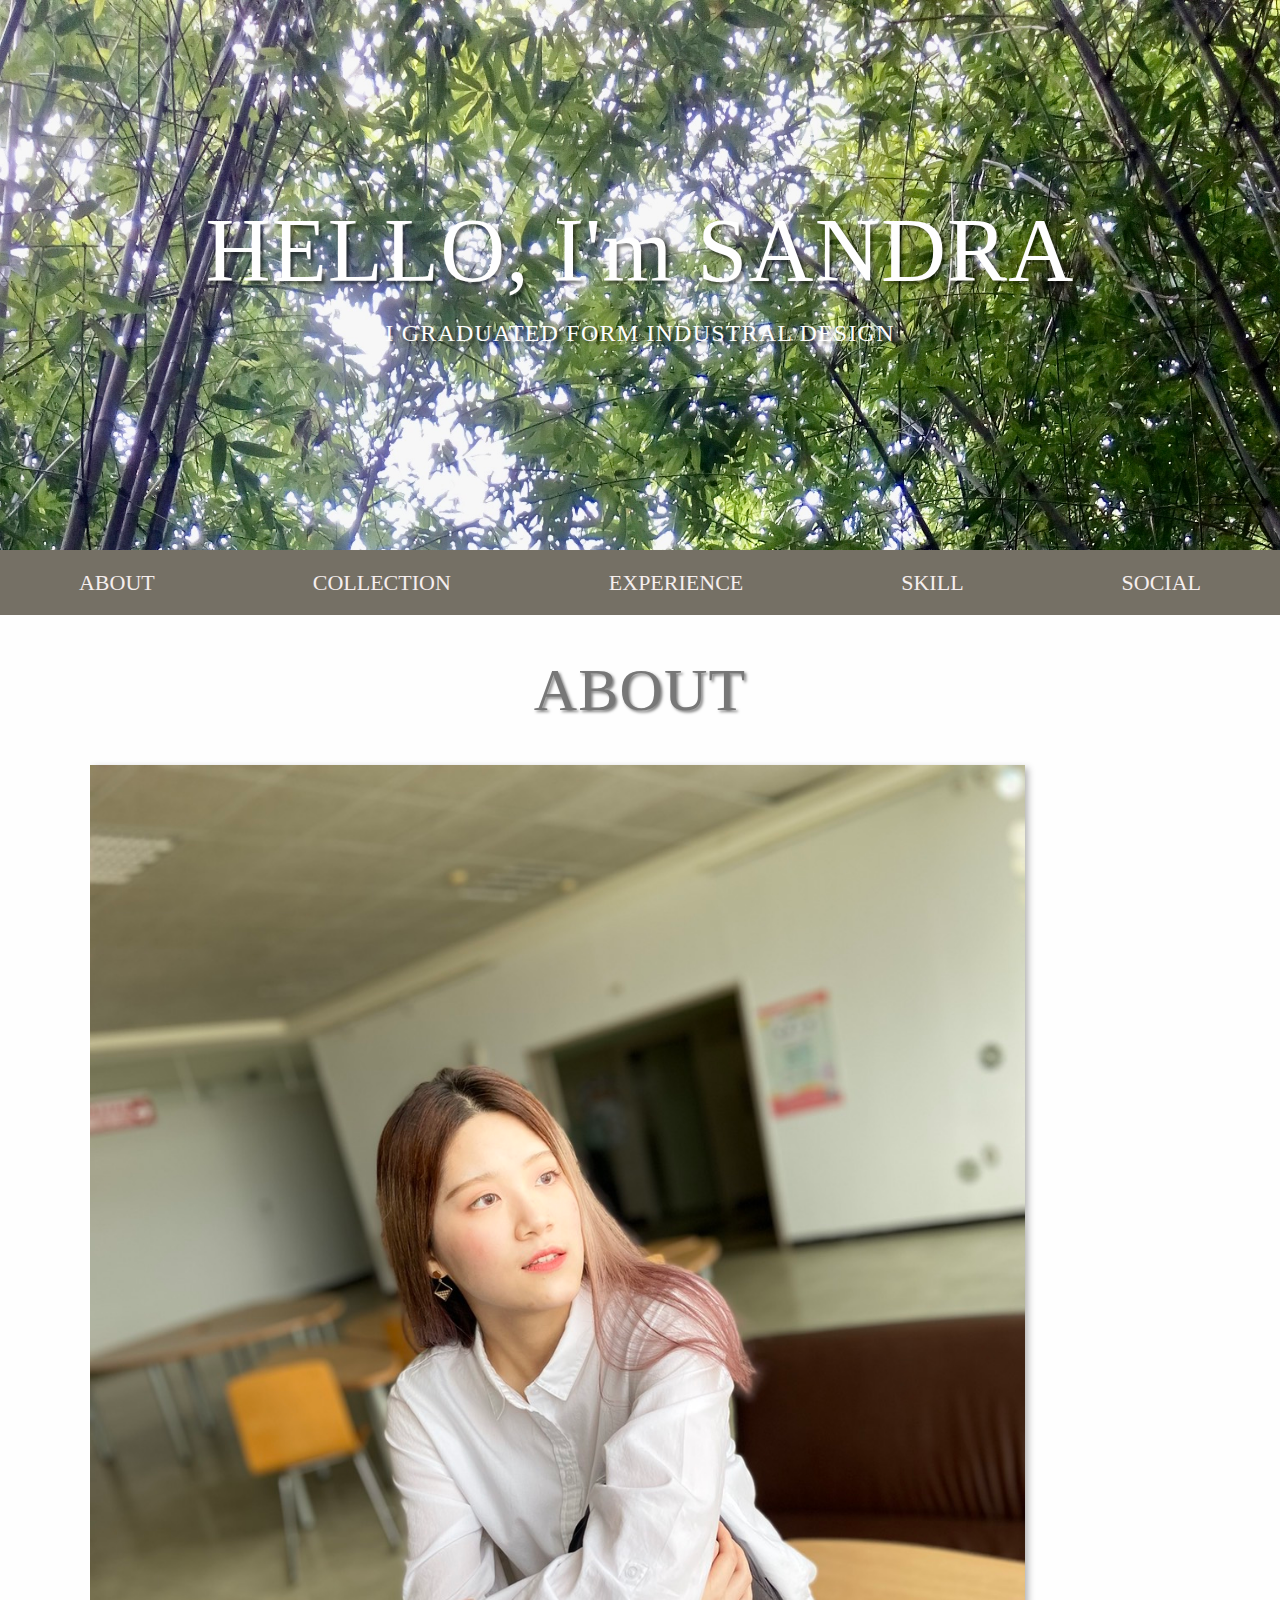
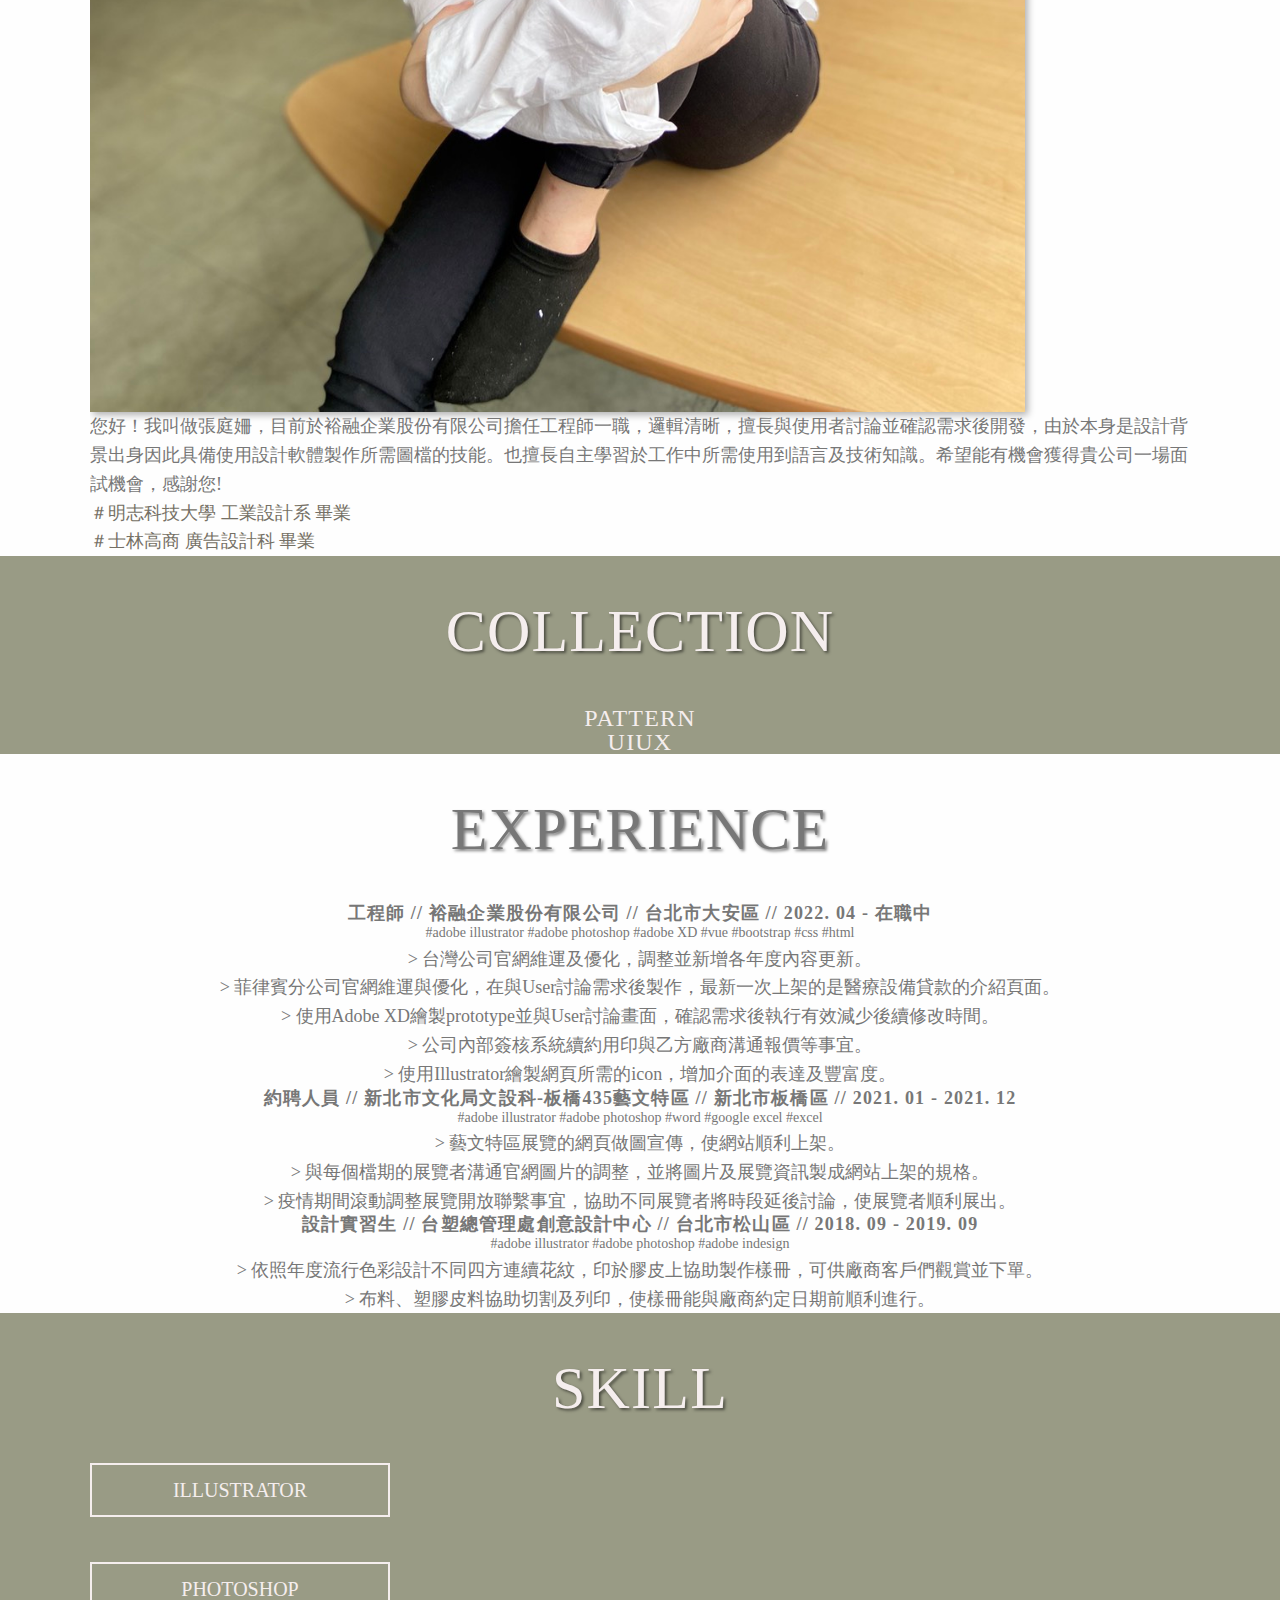
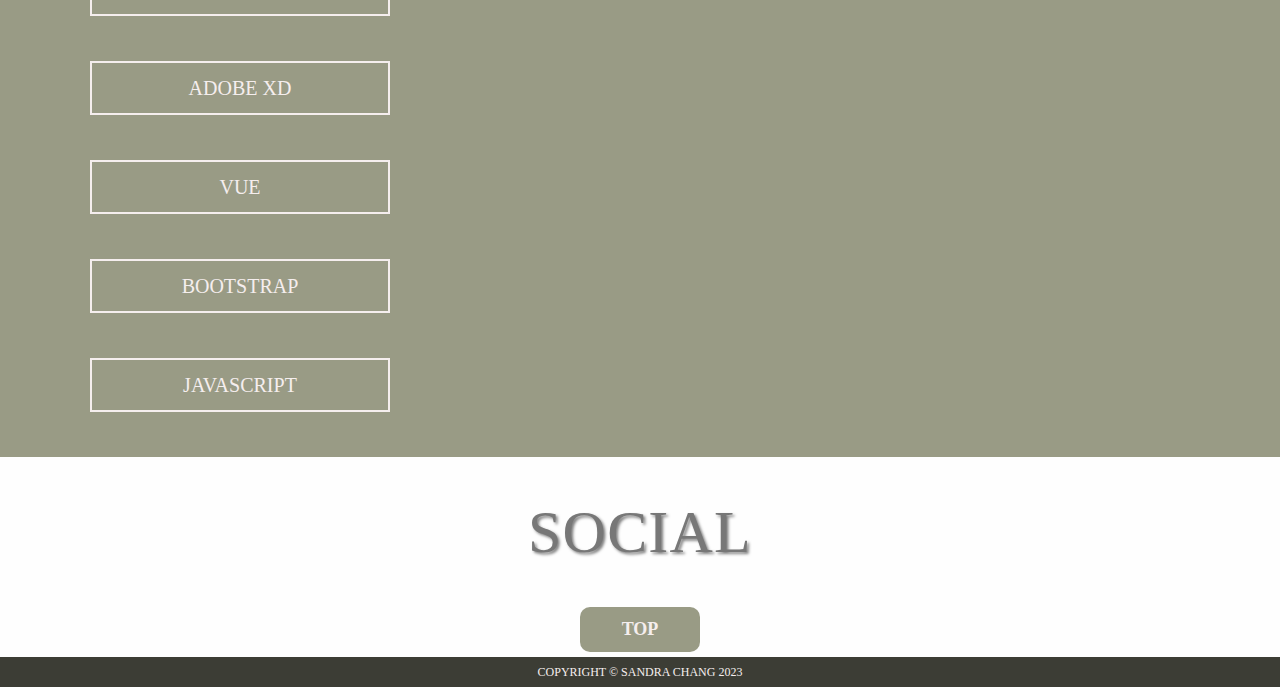
<file: index.html>
<!DOCTYPE html>
<html lang="en">

<head>
	<meta charset="UTF-8">
	<meta name="viewport" content="width=device-width, initial-scale=1.0, maximum-scale=1.0, user-scalable=0">
	<title>Sandra's Portfolio</title>
	<!-- BOOTSTRAP CDN CSS -->
	<link href="https://cdn.jsdelivr.net/npm/bootstrap@5.1.1/dist/css/bootstrap.min.css" rel="stylesheet"
		integrity="sha384-F3w7mX95PdgyTmZZMECAngseQB83DfGTowi0iMjiWaeVhAn4FJkqJByhZMI3AhiU" crossorigin="anonymous">
	<link rel="stylesheet" href="CSS/style1.css">
	<link rel="stylesheet" href="CSS/rwd.css">
	<!-- fontawesome cdn -->
	<link rel="stylesheet" href="https://cdnjs.cloudflare.com/ajax/libs/font-awesome/6.4.2/css/all.min.css" integrity="sha512-z3gLpd7yknf1YoNbCzqRKc4qyor8gaKU1qmn+CShxbuBusANI9QpRohGBreCFkKxLhei6S9CQXFEbbKuqLg0DA==" crossorigin="anonymous" referrerpolicy="no-referrer" />
	<link rel="shortcut icon" href="img/favicon.ico" />
	<link rel="bookmark" href="img/favicon.ico" />
</head>

<body>
	<div class="wrapper">

		<!----------- 主視覺 --------------------------------->

		<header id="top">
			<!-- <div class="main"> -->
			<!-- tododel -->
			<h1>HELLO, I'm SANDRA</h1>
			<h3 class="text-center">I GRADUATED FORM INDUSTRAL DESIGN</h3>
			<!-- </div>			 -->
			<!-- tododel -->
		</header>

		<!-----------主選單--------------------------------->

		<div class="sel">
			<div class="container">
				<!-- 移出class="main" -->
				<ul class="row g-2">
					<li class="btn1 col-12 col-md-4 col-lg-2" style="margin-top: 0;"><a href="#about">ABOUT</a></li>
					<li class="btn2 col-12 col-md-4 col-lg-2" style="margin-top: 0;"><a href="#collection">COLLECTION</a></li>
					<li class="btn3 col-12 col-md-4 col-lg-2" style="margin-top: 0;"><a href="#experience">EXPERIENCE</a></li>
					<li class="btn4 col-12 col-md-4 col-lg-2" style="margin-top: 0;"><a href="#skill">SKILL</a></li>
					<li class="btn5 col-12 col-md-4 col-lg-2" style="margin-top: 0;"><a href="#social">SOCIAL</a></li>
				</ul>
			</div>
		</div>
		<!-----------關於ABOUT------------------------------>

		<div class="about mb-5" id="about">
			<div class="main container">
				<!-- 移出class="main" -->
				<h2>ABOUT</h2>
				<div class="row g-5 mb-5">
					<!-- aboutbottom -->
					<img class="col-12 col-sm-4 mx-auto" src="img/S__2539626.jpg" alt="selfie photo">
					<p class="col-12 col-sm-8">
						您好！我叫做張庭姍，目前於裕融企業股份有限公司擔任工程師一職，邏輯清晰，擅長與使用者討論並確認需求後開發，由於本身是設計背景出身因此具備使用設計軟體製作所需圖檔的技能。也擅長自主學習於工作中所需使用到語言及技術知識。希望能有機會獲得貴公司一場面試機會，感謝您!
						</br>
						<a href="https://id.mcut.edu.tw/" target="_blank">
							＃明志科技大學 工業設計系 畢業
						</a>
						</br>
						<a href="http://home.slhs.tp.edu.tw/adv/index.html" target="_blank">
							＃士林高商 廣告設計科 畢業
						</a>
					</p>


				</div>

			</div>
		</div>

		<!-------------作品們COLLECTION---------------------->
		<div class="collection pb-5" id="collection">
			<div class="main container">
				<!-- 移出class="main" -->
				<h2>COLLECTION</h2>	

				<div class="row row-cols-1 row-cols-md-2 row-cols-lg-2 g-5 mb-5">
					<div class="col">
						<a class="card" href="./page/pattern.html" style="background-color:rgba(255, 255, 255, .2);border-radius:10px;height:180px;">
							<!-- <img class="m-3" src="img/pattern1.jpg" alt=""> -->
							<i class="fa-solid fa-chess-board text-center m-5 align-item-center" style="font-size:65px; color:#fff;"></i>
							<h3 class="mb-3">PATTERN</h3>
						</a>
					</div>
					<div class="col w-50">
						<a class="card" href="./page/uiux.html" style="background-color:rgba(255, 255, 255, .2);border-radius:10px;height:180px;">
							<!-- <img class="m-3" src="img/pattern1.jpg" alt=""> -->
							<i class="fa-solid fa-mobile-screen text-center m-5 align-item-center" style="font-size:65px; color:#fff;"></i>
							<h3 class="mb-3">UIUX</h3>
						</a>
					</div>
					<!-- <div class="col">
						<a class="card" style="background-color:rgba(255, 255, 255, .2);border-radius:10px;">
							<i class="fa-solid fa-pager text-center m-5 align-item-center" style="font-size:65px; color:#fff;"></i>
							<h3 class="mb-3">FRONT-END</h3>
						</a>
					</div>
					<div class="col">
						<a class="card" style="background-color:rgba(255, 255, 255, .2);border-radius:10px;">
							<i class="text-center m-5 align-item-center fa-regular fa-object-group" style="font-size:65px; color:#fff;"></i>
							<h3 class="mb-3">OTHER</h3>
						</a>
					</div> -->
				</div>

				<!-- <ul>
					<a href="javascript:;">
						<li>
							<img src="img/pattern1.jpg" alt="">
							<h3>PATTERN</h3>
						</li>
					</a>
					<a href="javascript:;">
						<li>
							<img src="img/P1030646.png" alt="">
							<h3>SKETCH</h3>
						</li>
					</a>
					<a href="javascript:;">
						<li>
							<img src="img/P1030665.png" alt="">
							<h3>COLOURED</h3>
						</li>
					</a>
					<a href="javascript:;">
						<li>
							<img src="img/新秀_1.png" alt="">
							<h3>PROJECT</h3>
						</li>
					</a>

				</ul> -->
			</div>
		</div>



		<!-----------經歷EXPERINCE------------------------->
		<div class="experience mb-5" id="experience">
			<div class="main container">
				<!-- 移出class="main" -->
				<h2>EXPERIENCE</h2>
				<div class="exbottom text-center">

					<div>

						<h4>
							工程師 // 裕融企業股份有限公司 // 台北市大安區 // 2022. 04 - 在職中
						</h4>
						<p class="remark">
							#adobe illustrator #adobe photoshop #adobe XD #vue #bootstrap #css #html
						</p>
						<p>
							> 台灣公司官網維運及優化，調整並新增各年度內容更新。</br>
							> 菲律賓分公司官網維運與優化，在與User討論需求後製作，最新一次上架的是醫療設備貸款的介紹頁面。</br>
							> 使用Adobe XD繪製prototype並與User討論畫面，確認需求後執行有效減少後續修改時間。</br>
							> 公司內部簽核系統續約用印與乙方廠商溝通報價等事宜。</br>
							> 使用Illustrator繪製網頁所需的icon，增加介面的表達及豐富度。
						</p>
					</div>

					<div class="mt-5">
						<h4>
							約聘人員 // 新北市文化局文設科-板橋435藝文特區 // 新北市板橋區 // 2021. 01 - 2021. 12
						</h4>
						<p class="remark">
							#adobe illustrator #adobe photoshop #word #google excel #excel
						</p>
						<p>
							> 藝文特區展覽的網頁做圖宣傳，使網站順利上架。</br>
							> 與每個檔期的展覽者溝通官網圖片的調整，並將圖片及展覽資訊製成網站上架的規格。</br>
							> 疫情期間滾動調整展覽開放聯繫事宜，協助不同展覽者將時段延後討論，使展覽者順利展出。
						</p>
					</div>


					<div class="my-5">
						<h4>
							設計實習生 // 台塑總管理處創意設計中心 // 台北市松山區 // 2018. 09 - 2019. 09
						</h4>
						<p class="remark">
							#adobe illustrator #adobe photoshop #adobe indesign
						</p>
						<p>
							> 依照年度流行色彩設計不同四方連續花紋，印於膠皮上協助製作樣冊，可供廠商客戶們觀賞並下單。</br>
							> 布料、塑膠皮料協助切割及列印，使樣冊能與廠商約定日期前順利進行。
						</p>
					</div>
				</div>
			</div>
		</div>

		<!------------我會的技能SKILL------------------------>
		<div class="skill pb-5" id="skill">
			<div class="main container">
				<!-- 移出class="main" -->
				<h2>SKILL</h2>
				<div class="sk-list">	
					<ul class="row g-3 justify-content-around">
						<li class="col-12 col-md-4">ILLUSTRATOR</li>
						<li class="col-12 col-md-4">PHOTOSHOP</li>
						<li class="col-12 col-md-4">ADOBE XD</li>
						<li class="col-12 col-md-4">VUE</li>
						<li class="col-12 col-md-4">BOOTSTRAP</li>
						<li class="col-12 col-md-4">JAVASCRIPT</li>
					</ul>
				</div>


			</div>
		</div>





		<!--------------社交軟體SOCIAL---------------------->

		<div class="social mb-5" id="social">
			<div class="main container">
				<!-- 移出class="main" -->
				<h2>SOCIAL</h2>
				<ul class="so-bottom g-5 mb-5 row justify-content-around">

					<li class="col-12 col-sm-3 text-center">
						<a href="https://www.facebook.com/sandra.purple.73/" target="_blank">
							<i class="fa-brands fa-square-facebook" style="color: #999b85;"></i>
						</a>
					</li>

					<li class="col-12 col-sm-3 text-center">
						<a href="https://www.instagram.com/sandra51333/" target="_blank">
							<i class="fa-brands fa-instagram" style="color: #999b85;"></i>
							<!-- <img src="img/social_2.png" alt=""> -->
						</a>
					</li>

					<li class="col-12 col-sm-3 text-center">
						<a href="mailto:sandra05213@gmail.com">
							<i class="fa-regular fa-envelope" style="color: #999b85;"></i>
							<!-- <img src="img/social_3.png" alt=""> -->
						</a>
					</li>

					<li class="col-12 col-sm-3 text-center">
						<a href="https://line.me/ti/p/nODVJt2U-u"
							target="_blank">
							<i class="fa-brands fa-line" style="color: #999b85;"></i>
							<!-- <img src="img/social_4.png" alt=""> -->
						</a>
					</li>

				</ul>


			</div>
		</div>

		<!--------------TOP------------------------------->

		<div class="top mb-5">
			<div class="container">
				<!-- 移出class="main" -->
				<a class="toTop" href="#top">TOP</a>
			</div>

		</div>


		<!--------------COPYRIGHT--------------------------->
		<footer>
			<p>COPYRIGHT © SANDRA CHANG 2023</p>
		</footer>






	</div>


	<!-------- javascript ------------------------------->
	<script src="JS/jquery-3.3.1.min.js"></script>
	<script src="JS/script.js"></script>
	<!-- BOOTSTRAP CDN JS -->
	<script src="https://cdn.jsdelivr.net/npm/bootstrap@5.1.1/dist/js/bootstrap.bundle.min.js"
		integrity="sha384-/bQdsTh/da6pkI1MST/rWKFNjaCP5gBSY4sEBT38Q/9RBh9AH40zEOg7Hlq2THRZ"
		crossorigin="anonymous"></script>






</body>

</html>
</file>
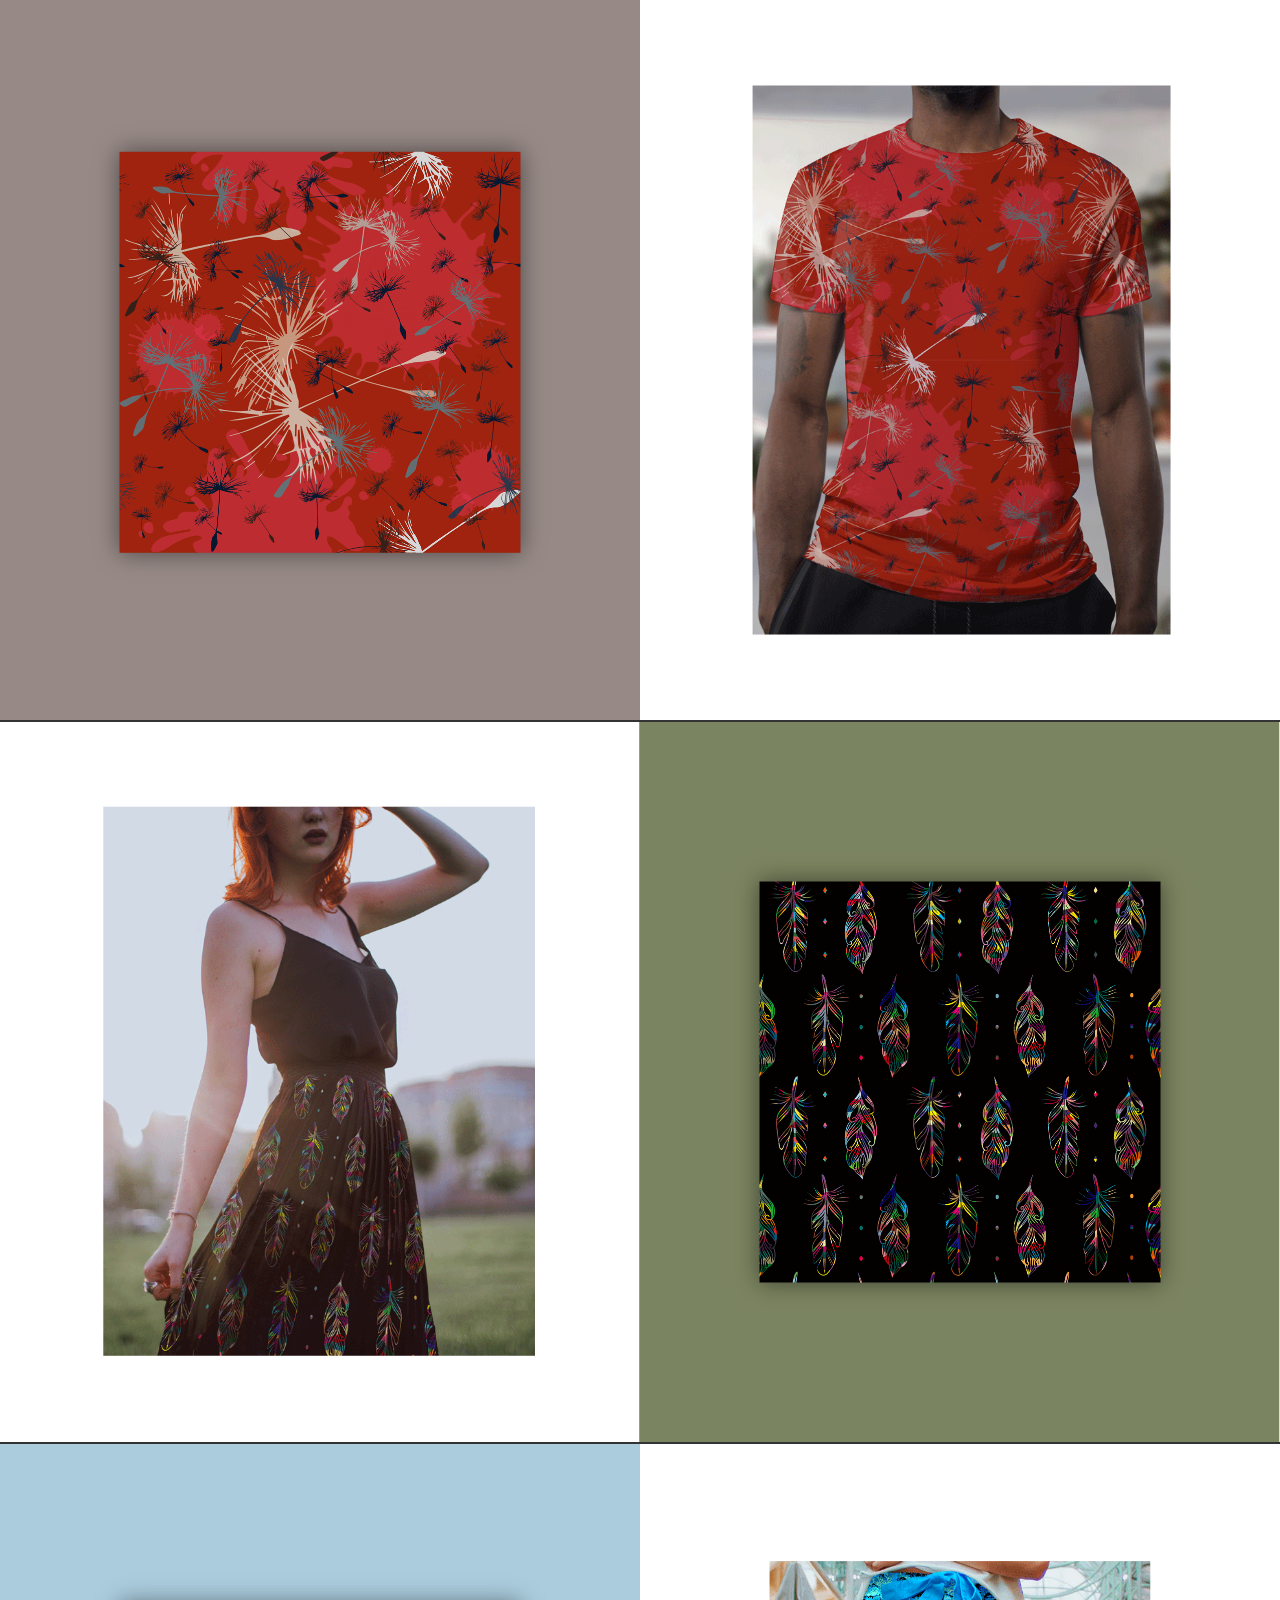
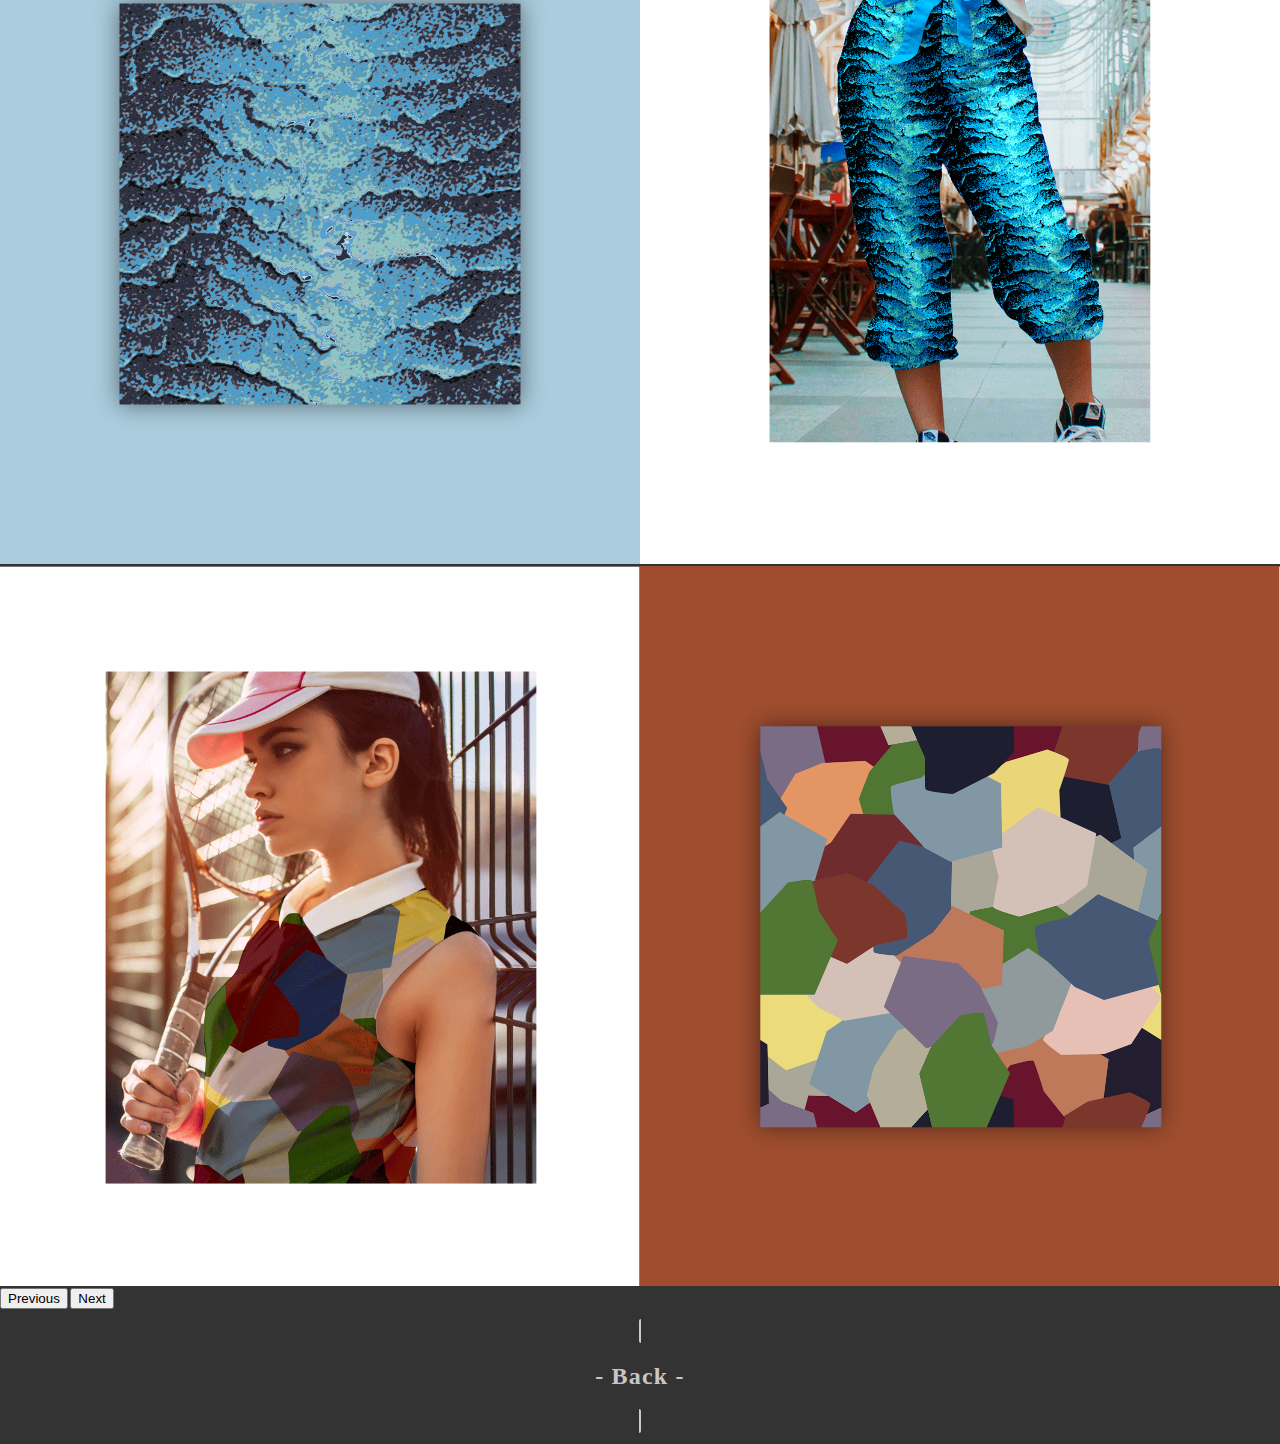
<file: page/pattern.html>
<!DOCTYPE html>
<html lang="en">

<head>
  <meta charset="UTF-8">
  <meta http-equiv="X-UA-Compatible" content="IE=edge">
  <meta name="viewport" content="width=device-width, initial-scale=1.0">
  <title>SANDRA'S PORTFOLIO_PATTERN</title>
  <!-- BOOTSTRAP CDN CSS -->
  <link href="https://cdn.jsdelivr.net/npm/bootstrap@5.1.1/dist/css/bootstrap.min.css" rel="stylesheet"
    integrity="sha384-F3w7mX95PdgyTmZZMECAngseQB83DfGTowi0iMjiWaeVhAn4FJkqJByhZMI3AhiU" crossorigin="anonymous">
  <link rel="stylesheet" href="../CSS/style1.css">
  <link rel="stylesheet" href="../CSS/rwd.css">
  <!-- BOOTSTRAP CDN JS -->
  <script src="https://cdn.jsdelivr.net/npm/bootstrap@5.1.1/dist/js/bootstrap.bundle.min.js"
    integrity="sha384-/bQdsTh/da6pkI1MST/rWKFNjaCP5gBSY4sEBT38Q/9RBh9AH40zEOg7Hlq2THRZ"
    crossorigin="anonymous"></script>
  <!-- fontawesome cdn -->
  <link rel="stylesheet" href="https://cdnjs.cloudflare.com/ajax/libs/font-awesome/6.4.2/css/all.min.css"
    integrity="sha512-z3gLpd7yknf1YoNbCzqRKc4qyor8gaKU1qmn+CShxbuBusANI9QpRohGBreCFkKxLhei6S9CQXFEbbKuqLg0DA=="
    crossorigin="anonymous" referrerpolicy="no-referrer" />
  <link rel="shortcut icon" href="../img/favicon.ico" />
  <link rel="bookmark" href="../img/favicon.ico" />
</head>

<body>

<div class="wrapper fixed-bottom fixed-top" style="background-color: #333;">

  <div id="carouselExampleControls" class="carousel slide" data-bs-ride="carousel" >
    <div class="carousel-inner">
      <div class="carousel-item active my-5">
        <img src="../img/pattern_photo_01.svg" class="d-block mx-auto w-75" alt="Pattern1">
      </div>
      <div class="carousel-item my-5">
        <img src="../img/pattern_photo_02.svg" class="d-block mx-auto w-75" alt="Pattern2">
      </div>
      <div class="carousel-item my-5">
        <img src="../img/pattern_photo_03.svg" class="d-block mx-auto w-75" alt="Pattern3">
      </div>
      <div class="carousel-item my-5">
        <img src="../img/pattern_photo_04.svg" class="d-block mx-auto w-75" alt="Pattern3">
      </div>
    </div>
    <button class="carousel-control-prev" type="button" data-bs-target="#carouselExampleControls" data-bs-slide="prev">
      <span class="carousel-control-prev-icon" aria-hidden="true"></span>
      <span class="visually-hidden">Previous</span>
    </button>
    <button class="carousel-control-next" type="button" data-bs-target="#carouselExampleControls" data-bs-slide="next">
      <span class="carousel-control-next-icon" aria-hidden="true"></span>
      <span class="visually-hidden">Next</span>
    </button>
  </div>

  <div class="my-4 text-center">
    <a href="../index.html#collection" class="btn-back d-block p-2" >
     <h3> - Back - </h3>
   </a>
  </div>

</div>

 
  


</body>

</html>
</file>
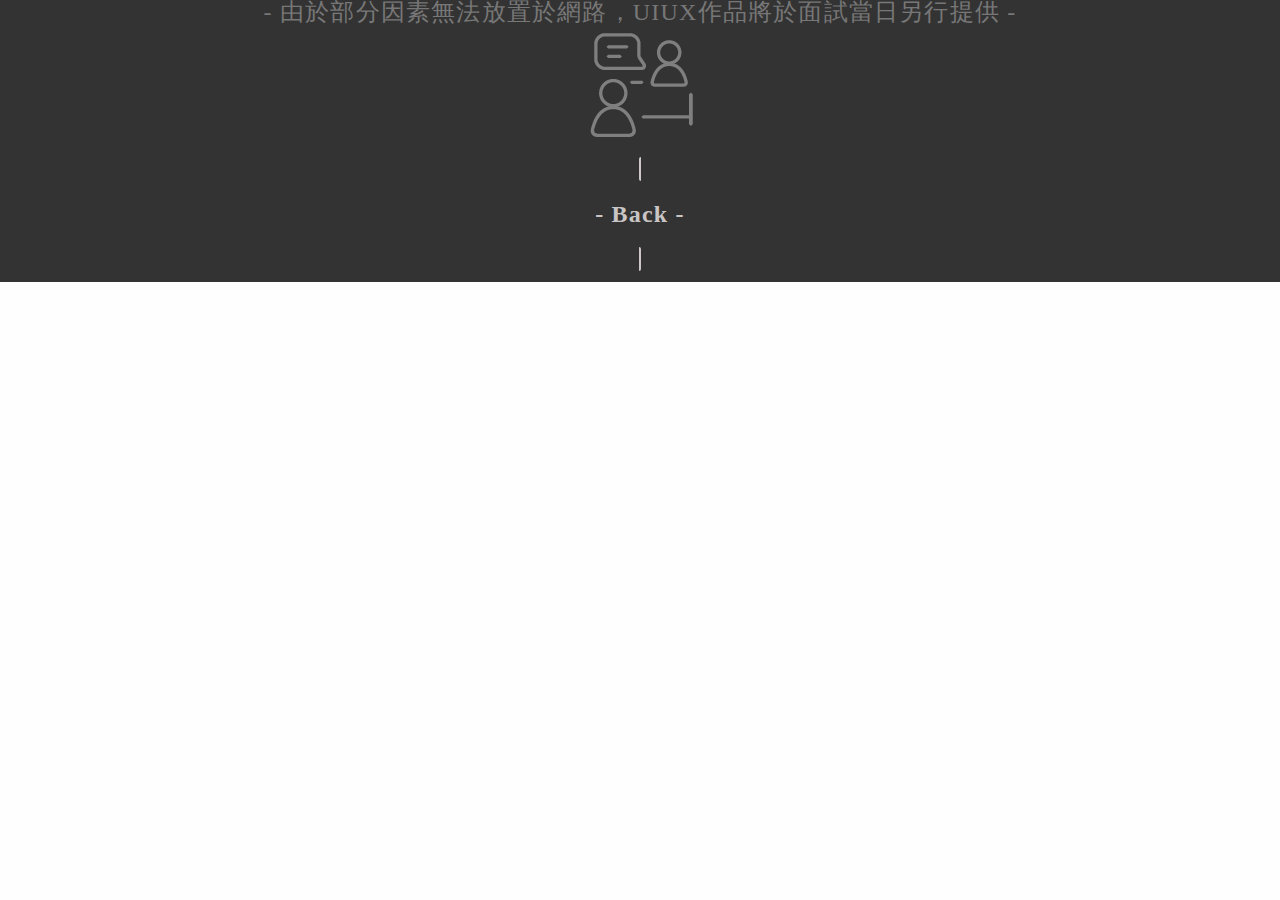
<file: page/uiux.html>
<!DOCTYPE html>
<html lang="en">

<head>
  <meta charset="UTF-8">
  <meta http-equiv="X-UA-Compatible" content="IE=edge">
  <meta name="viewport" content="width=device-width, initial-scale=1.0">
  <title>SANDRA'S PORTFOLIO_UIUX</title>
  <!-- BOOTSTRAP CDN CSS -->
  <link href="https://cdn.jsdelivr.net/npm/bootstrap@5.1.1/dist/css/bootstrap.min.css" rel="stylesheet"
    integrity="sha384-F3w7mX95PdgyTmZZMECAngseQB83DfGTowi0iMjiWaeVhAn4FJkqJByhZMI3AhiU" crossorigin="anonymous">
  <link rel="stylesheet" href="../CSS/style1.css">
  <link rel="stylesheet" href="../CSS/rwd.css">
  <!-- BOOTSTRAP CDN JS -->
  <script src="https://cdn.jsdelivr.net/npm/bootstrap@5.1.1/dist/js/bootstrap.bundle.min.js"
    integrity="sha384-/bQdsTh/da6pkI1MST/rWKFNjaCP5gBSY4sEBT38Q/9RBh9AH40zEOg7Hlq2THRZ"
    crossorigin="anonymous"></script>
  <!-- fontawesome cdn -->
  <link rel="stylesheet" href="https://cdnjs.cloudflare.com/ajax/libs/font-awesome/6.4.2/css/all.min.css"
    integrity="sha512-z3gLpd7yknf1YoNbCzqRKc4qyor8gaKU1qmn+CShxbuBusANI9QpRohGBreCFkKxLhei6S9CQXFEbbKuqLg0DA=="
    crossorigin="anonymous" referrerpolicy="no-referrer" />
  <link rel="shortcut icon" href="../img/favicon.ico" />
  <link rel="bookmark" href="../img/favicon.ico" />
</head>

<body>

  <div class="wrapper fixed-bottom fixed-top" style="background-color: #333;">
    <div class="my-5 text-center d-block p-2">
      <h3> - 由於部分因素無法放置於網路，UIUX作品將於面試當日另行提供 - </h3>
    </div>

    <div class="py-5 text-center d-block p-2">
      <img src="../img/interview.png" class="opacity-50">
    </div>

    <div class="my-4 text-center">
      <a href="../index.html#collection" class="btn-back d-block p-2">
        <h3> - Back - </h3>
      </a>
    </div>

  </div>
</body>

</html>
</file>
<file: CSS/rwd.css>
/*------------------螢幕寬度小於820px時-----------------------*/

@media screen and (max-width: 820px){

	html{
		font-size: 50%;
	}

	header h1{

	}


}
</file>
<file: CSS/style1.css>
@import url('reset.css');

/*-- Reset Code --*/
body { 
    padding: 0;
    margin: 0;
    background: #FFF;
	font-family: times new roman,'微軟正黑體';
    /* font-family: 'Montserrat', sans-serif; */
    /* font-family:  'Roboto';  */
    /* 'Noto Sans TC', 'sans-serif' */
}

body a {
    transition: 0.5s all;
    -webkit-transition: 0.5s all;
    -o-transition: 0.5s all;
    -ms-transition: 0.5s all;
    text-decoration: none;
}

body a:hover {
    text-decoration: none;
}

body a:focus, a:hover {
    text-decoration: none;
    outline:none;
}

input[type="button"], input[type="submit"], button.btn {
    -webkit-transition: 0.5s all;
    -moz-transition: 0.5s all;
    -o-transition: 0.5s all;
    -ms-transition: 0.5s all;
    transition: 0.5s all;
}

button[type="button"]:hover {
    background-color: var(--wordColor);
    color: white;
}

h1, h2, h3, h4, h5, h6 {
    margin: 0;
    padding: 0;
    /* font-family:'Roboto'; */
    /* font-family: 'Montserrat', sans-serif; */
    letter-spacing: 1.2px; 
    /* 'Noto Sans TC', sans-serif */
}

ul {
    margin: 0;
    padding: 0;
	list-style: none;  /* add */
}

label {
    margin: 0;
}

.text-center {
    text-align: center;
}

.hidden {
    visibility: hidden;
}

:root {
    --mainColor: #999b85;
    --wordColor: #808080;
    --lightColor: #f5eeee;
    --darkColor: #757065;
    --dangerColor: #d70000;
}

/*-- //Reset-Code --*/

html{
	/* width: 100vw; */   /* tododel */
	/* height: 100vh; */  /* tododel */
	font-size: 62.5%;
}

body{
	background-color: #fefefe;
	position: relative;
	font-family: times new roman,'微軟正黑體';
	color: #777;      /*大部分文字的顏色*/
}

.main{
	width: 1100px;
	margin: 0 auto;
	overflow: hidden;
}

h2{
	line-height: 150px;
	font-size: 6.0rem;
	text-align: center;
	text-shadow: 2px 2px 3px rgba(0, 0, 0, .5);
	margin: 0 auto;
}

h3{
	font-size: 2.4rem;
}

p{
	font-size: 1.8rem;
	color: #777;
	line-height: 1.6;
}



/*---------主視覺---------------------------------*/
header{
	background-image: url(../img/header_1.jpg);
	background-size: cover;
	height: 550px;
	display: flex;
	flex-direction: column;
	font-family: inherit;
	color: #fefefe;
	text-shadow: 3px 3px 3px rgba(0, 0, 0, .5);
	justify-content: center;
  align-items: center;
}


header h1{
	font-size: 9.0rem;
	margin-bottom: 25px;
	text-align: center;
}


/*---------主選單---------------------------------*/
.sel{
	background-color: #757065;
	/* height: 65px; */
}

.sel ul{
	display: flex;
	flex-wrap: wrap;
	justify-content: center;
}

.sel li{
	flex-grow: 1;
}

.sel a{
	text-decoration: none;
	display: block;
	line-height: 65px;
	text-align: center;
	font-size: 2.2rem;
	color: #f5eeee;
}

.sel a:hover{
	background-color: #333;
	color: #999b84;
}

/*-----------關於ABOUT----------------------------*/
.about{
	flex-wrap: wrap;
	/* height: 550px; */  /* tododel*/
	display: flex;
	margin: 0 auto;	
}

.aboutbottom{
	display: flex;
	justify-content: center;
 	align-items: center;
}

.about img{
	max-width: 85%;
	display: block;
	box-shadow: 3px 3px 7px rgba(0, 0, 0, .3);
	padding: 0;
}

/*  tododel */
/* .about p{         
	margin-left: 60px;     
} */

.about a{
	text-decoration: none;
	color: #757065;
}

.about a:hover{
	color: #999b85;
}




/*-------------作品們COLLECTION------------------*/
.collection{
	/* height: 500px; */  /* tododel */
	background-color: #999B85;
	overflow: hidden;
	color: #f5eeee;
	margin: 0 auto;
	display: flex;
}

.collection ul{
	display: flex;
	/*flex-wrap: wrap;*/
	justify-content: center;
	padding-top: 20px;
	margin: 0 auto;
}

.collection a{
	text-decoration: none;
}

.collection a:hover{
	opacity: 60%;
	text-shadow:  3px 3px 3px rgba(0, 0, 0, .5);
}



.collection li{
	margin-right: 10px;
	/*background-color: rgba(245, 238, 238, 0.3);*/
}

.collection img{
	display: block;
	/* width: 230px; */    /* tododel */ 
	/* height: 165px; */   /* tododel */
	/* margin-bottom: 40px; */   /* tododel */
	/* border: 5px solid rgba(245, 238, 238, 0.3); */   /* tododel */
}

.collection h3{
	text-align: center;
	color: #f5eeee;
}

/*-----------經歷EXPERINCE-----------------------*/
.experience{
	/* height: 550px; */    /* tododel */
	margin: 0 auto;
	display: flex;
}

.exbottom{
	margin: 0 auto;
	/*display: flex;*/
	/*justify-content: center;*/
  /*align-items: center;*/
}

.exbottom h4{
	font-size: 1.8rem;
	font-weight: bold;
}

.remark {
	font-size: 1.4rem;
}







/*------------我會的技能SKILL----------------------*/
.skill{
	justify-content: center;
	background-color: #999b85;
	margin: 0 auto;
	display: flex;
}

.skill h2{
	color: #f5eeee;
}

.sk-list ul{
	margin: 0 auto;
	/* display: flex; */
	/* width: 1000px; */
	/* flex-wrap: wrap; */
	/* justify-content: space-between; */
}

.sk-list li{
	margin-bottom: 45px;
	width: 300px;
	line-height: 50px;
	box-sizing: border-box;
	border: 2px solid #f5eeee;
	color: #f5eeee;
	text-align: center;
	text-decoration: none;
	font-size: 2.0rem;
}


/*--------------社交軟體SOCIAL-------------------*/
.social{
	display: flex;
	margin: 0 auto;
	position: relative;
}



.so-bottom{
	margin-bottom: 120px;
	margin: 0 auto;
	display: flex;
	align-content: center;
	justify-content: center;
}



.so-bottom a{
	text-align: center;
	flex-grow: 1;
	transition: all 1s;
}

.so-bottom i:hover{
	transform: scale(1.1);
}



.so-bottom i{
	font-size:70px;
	transition: all .5s;
}



/*--------------TOP buttom---------------------------------*/
.top{
	height: 50px;
	display: block;
	margin: 0 auto;
}

.toTop{
	text-decoration: none;
	display: flex;
	justify-content: center;
	align-content: center;
	width: 120px;
	height: 45px;
	background-color: #999b85;
	color:  #f5eeee;
	text-align: center;
	line-height: 45px;
	margin: 0px auto;
	border-radius: 10px;
	font-size: 18px;
	font-weight: bold;
}

.toTop:hover{
	background-color: #333;
	color: #999b85;
}



/*--------------COPYRIGHT---------------------------*/
footer{
	background-color: #3C3D35;
	height: 30px;
	margin: 0 auto;
}

footer p{
	font-size: 12px;
	color: #f5eeee;
	text-align: center;
	line-height: 30px;
}


/*================= PAGE PATTERN ===================*/

.btn-back {
	border: 2px solid rgba(245, 238, 238, 0.8);
	width: 190px;
	color: rgba(245, 238, 238, 0.8);
	text-align: center;
	line-height: 45px;
	margin: 0px auto;
	border-radius: 50px;
	font-size: 18px;
	font-weight: bold;
	transition: all 1s;
}

.btn-back:hover {
	text-shadow:  3px 3px 3px rgba(0, 0, 0, .5);
	color: white;
	border: 2px solid white;
}
</file>
